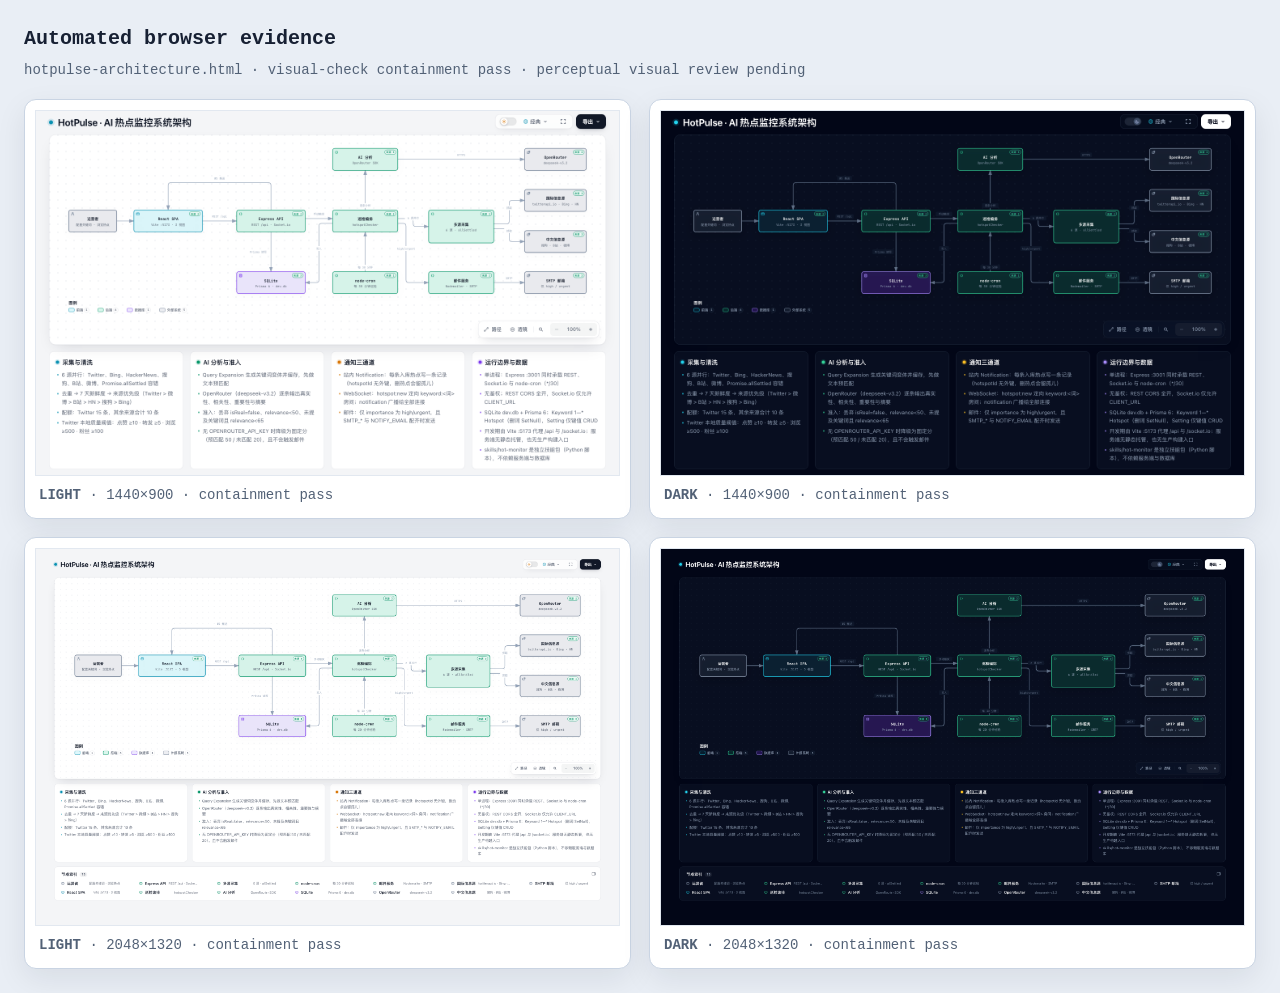
<file: docs/architecture/visual-check-2/hotpulse-architecture.visual-check.html>
<!doctype html>
<html lang="en">
<head>
<meta charset="utf-8">
<meta name="viewport" content="width=device-width,initial-scale=1">
<title>Archify automated browser evidence · hotpulse-architecture.html</title>
<style>
*{box-sizing:border-box}body{margin:0;padding:24px;background:#e9eef5;color:#172033;font:14px/1.5 ui-monospace,SFMono-Regular,Menlo,Consolas,monospace}header{max-width:1500px;margin:0 auto 18px}h1{margin:0 0 6px;font-size:20px}p{margin:0;color:#526176}.grid{max-width:1500px;margin:auto;display:grid;grid-template-columns:repeat(2,minmax(0,1fr));gap:18px}figure{margin:0;padding:10px;background:white;border:1px solid #c9d4e3;border-radius:12px;box-shadow:0 10px 30px rgba(15,23,42,.08)}img{display:block;width:100%;height:auto;border:1px solid #e2e8f0}figcaption{padding:9px 4px 2px;color:#526176}@media(max-width:900px){.grid{grid-template-columns:1fr}}
</style>
</head>
<body>
<header><h1>Automated browser evidence</h1><p>hotpulse-architecture.html · visual-check containment pass · perceptual visual review pending</p></header>
<main class="grid">
      <figure>
        <img src="hotpulse-architecture.visual-check.1440x900.light.png" alt="light 1440 by 900">
        <figcaption><strong>LIGHT</strong> · 1440×900 · containment pass</figcaption>
      </figure>
      <figure>
        <img src="hotpulse-architecture.visual-check.1440x900.dark.png" alt="dark 1440 by 900">
        <figcaption><strong>DARK</strong> · 1440×900 · containment pass</figcaption>
      </figure>
      <figure>
        <img src="hotpulse-architecture.visual-check.2048x1320.light.png" alt="light 2048 by 1320">
        <figcaption><strong>LIGHT</strong> · 2048×1320 · containment pass</figcaption>
      </figure>
      <figure>
        <img src="hotpulse-architecture.visual-check.2048x1320.dark.png" alt="dark 2048 by 1320">
        <figcaption><strong>DARK</strong> · 2048×1320 · containment pass</figcaption>
      </figure>
</main>
</body>
</html>
</file>
